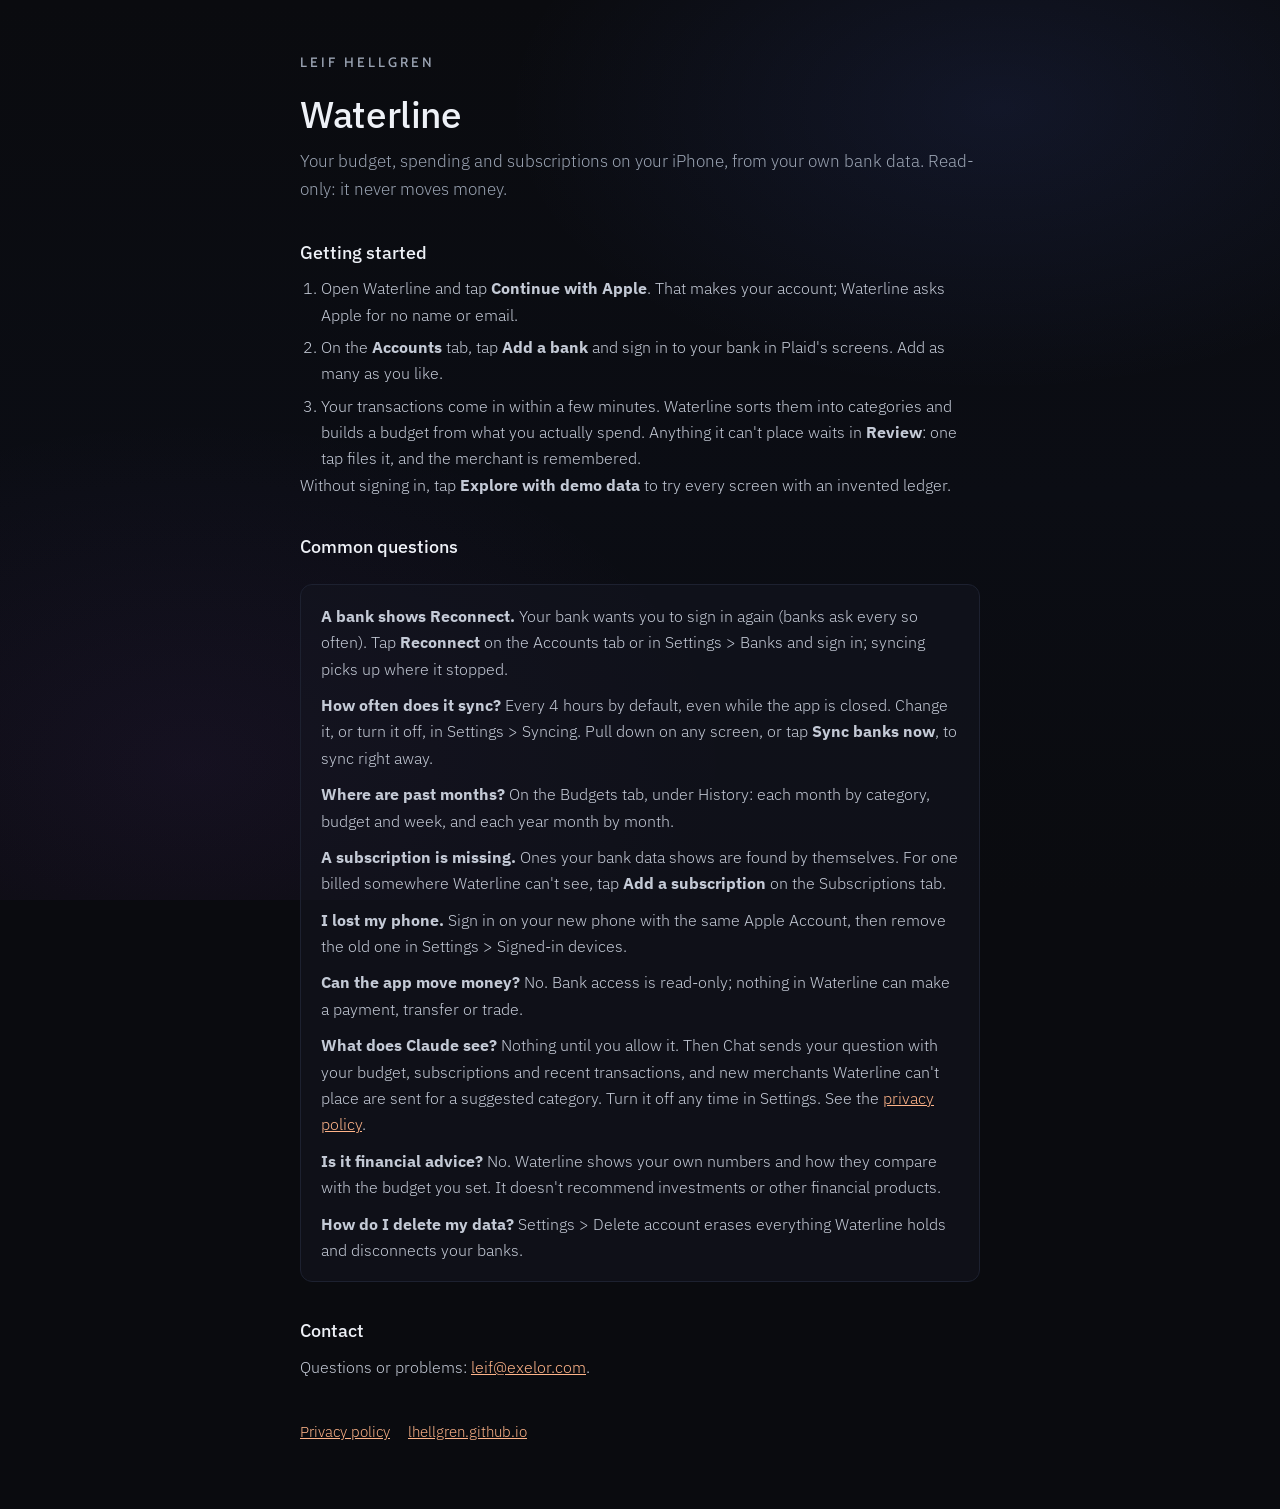
<file: finance-agent/index.html>
<!DOCTYPE html>
<html lang="en">
<head>
<meta charset="UTF-8" />
<meta name="viewport" content="width=device-width, initial-scale=1.0" />
<title>Waterline · Support</title>
<meta name="description" content="Support for Waterline: getting started, reconnecting a bank, syncing, history, and deleting your data." />
<meta name="theme-color" content="#0a0b0f" />
<link rel="canonical" href="https://lhellgren.github.io/finance-agent/" />
<link rel="preconnect" href="https://fonts.googleapis.com" />
<link rel="preconnect" href="https://fonts.gstatic.com" crossorigin />
<link href="https://fonts.googleapis.com/css2?family=IBM+Plex+Sans:wght@300;500&family=IBM+Plex+Mono:wght@400&family=Cabin:wght@500&display=swap" rel="stylesheet" />
<link rel="stylesheet" href="style.css" />
</head>
<body>
<div class="amb"></div>
<main>
  <a class="name" href="/">Leif Hellgren</a>
  <h1>Waterline</h1>
  <p class="lede">Your budget, spending and subscriptions on your iPhone, from your own bank data.
  Read-only: it never moves money.</p>

  <h2>Getting started</h2>
  <ol>
    <li>Open Waterline and tap <b>Continue with Apple</b>. That makes your account; Waterline asks
      Apple for no name or email.</li>
    <li>On the <b>Accounts</b> tab, tap <b>Add a bank</b> and sign in to your bank in Plaid's screens.
      Add as many as you like.</li>
    <li>Your transactions come in within a few minutes. Waterline sorts them into categories and builds
      a budget from what you actually spend. Anything it can't place waits in <b>Review</b>: one tap
      files it, and the merchant is remembered.</li>
  </ol>
  <p>Without signing in, tap <b>Explore with demo data</b> to try every screen with an invented ledger.</p>

  <h2>Common questions</h2>
  <div class="card">
    <p><b>A bank shows Reconnect.</b> Your bank wants you to sign in again (banks ask every so often).
    Tap <b>Reconnect</b> on the Accounts tab or in Settings &gt; Banks and sign in; syncing picks up
    where it stopped.</p>
    <p><b>How often does it sync?</b> Every 4 hours by default, even while the app is closed. Change it,
    or turn it off, in Settings &gt; Syncing. Pull down on any screen, or tap <b>Sync banks now</b>, to
    sync right away.</p>
    <p><b>Where are past months?</b> On the Budgets tab, under History: each month by category, budget
    and week, and each year month by month.</p>
    <p><b>A subscription is missing.</b> Ones your bank data shows are found by themselves. For one
    billed somewhere Waterline can't see, tap <b>Add a subscription</b> on the Subscriptions tab.</p>
    <p><b>I lost my phone.</b> Sign in on your new phone with the same Apple Account, then remove the
    old one in Settings &gt; Signed-in devices.</p>
    <p><b>Can the app move money?</b> No. Bank access is read-only; nothing in Waterline can make a
    payment, transfer or trade.</p>
    <p><b>What does Claude see?</b> Nothing until you allow it. Then Chat sends your question with your
    budget, subscriptions and recent transactions, and new merchants Waterline can't place are sent for
    a suggested category. Turn it off any time in Settings. See the
    <a href="privacy.html">privacy policy</a>.</p>
    <p><b>Is it financial advice?</b> No. Waterline shows your own numbers and how they compare with the
    budget you set. It doesn't recommend investments or other financial products.</p>
    <p><b>How do I delete my data?</b> Settings &gt; Delete account erases everything Waterline holds and
    disconnects your banks.</p>
  </div>

  <h2>Contact</h2>
  <p>Questions or problems: <a href="mailto:leif@exelor.com?subject=Waterline">leif@exelor.com</a>.</p>

  <nav class="links">
    <a href="privacy.html">Privacy policy</a>
    <a href="/">lhellgren.github.io</a>
  </nav>
</main>
</body>
</html>
</file>
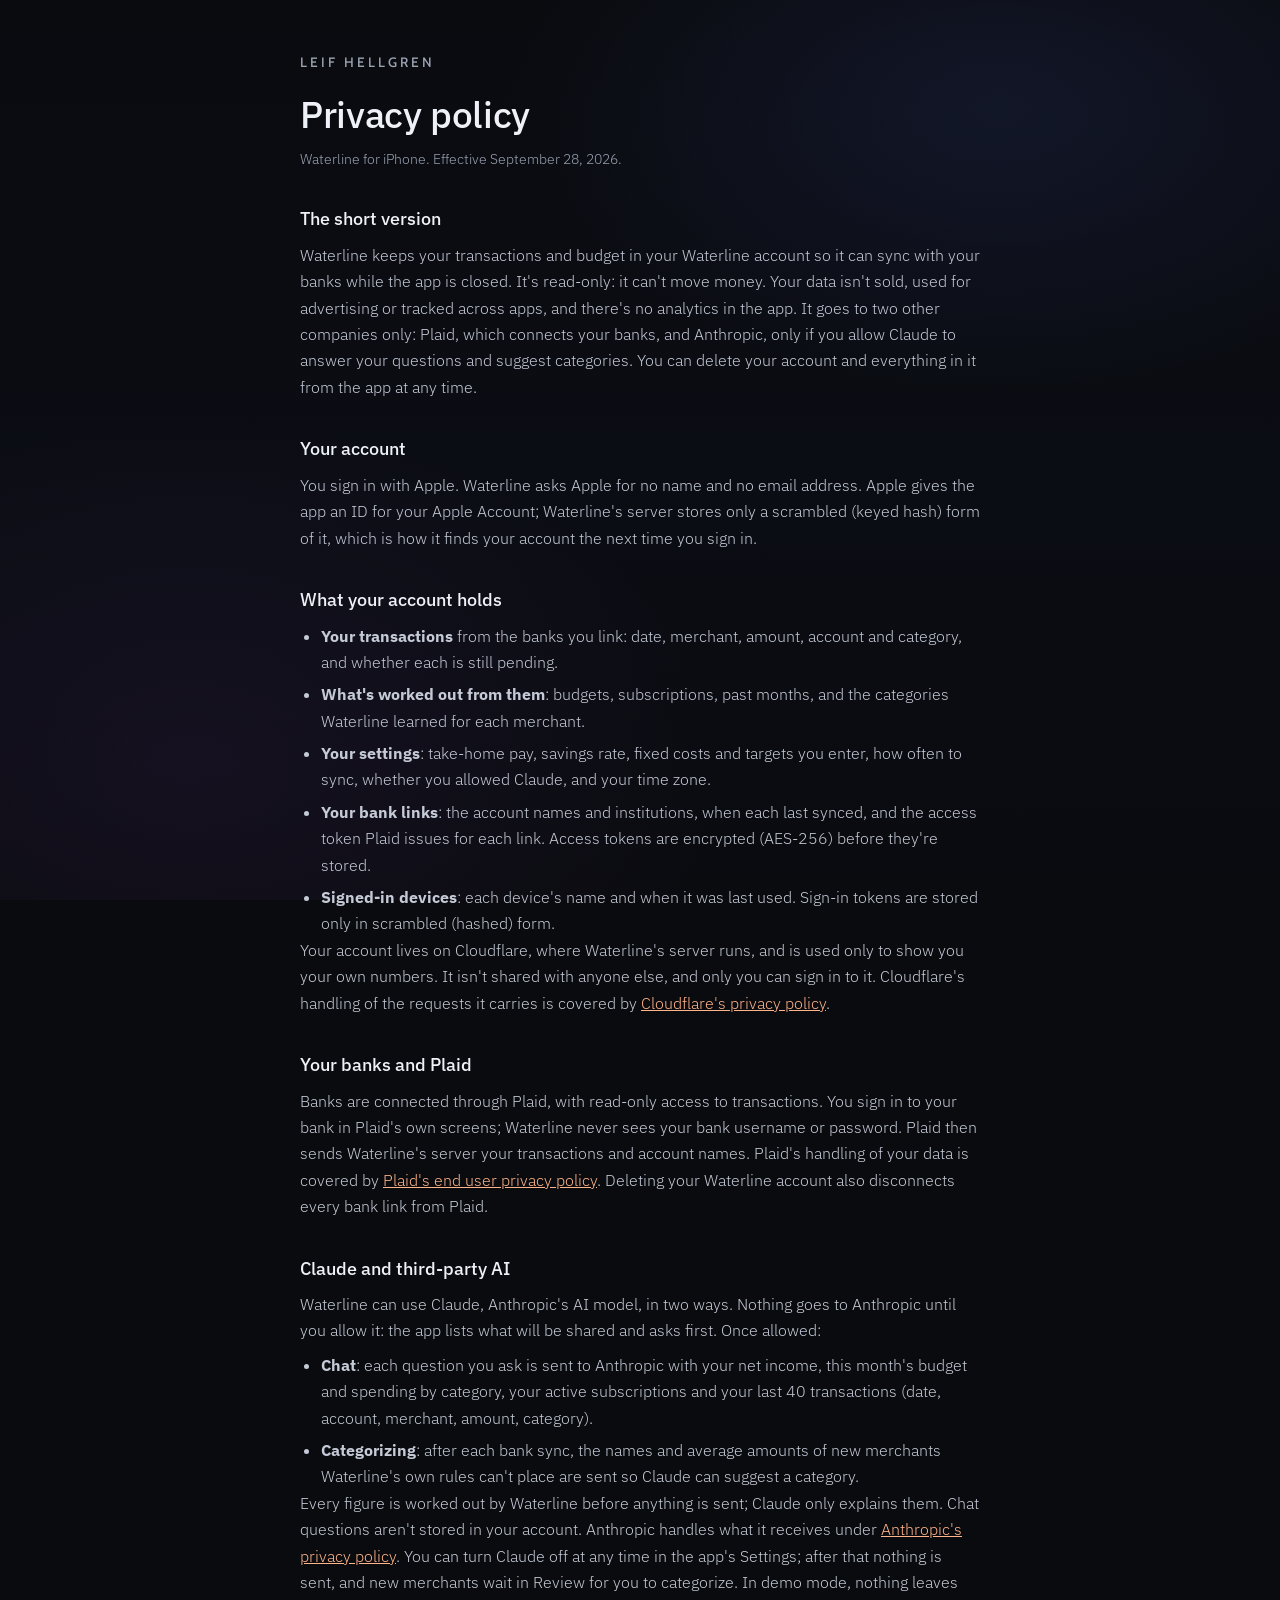
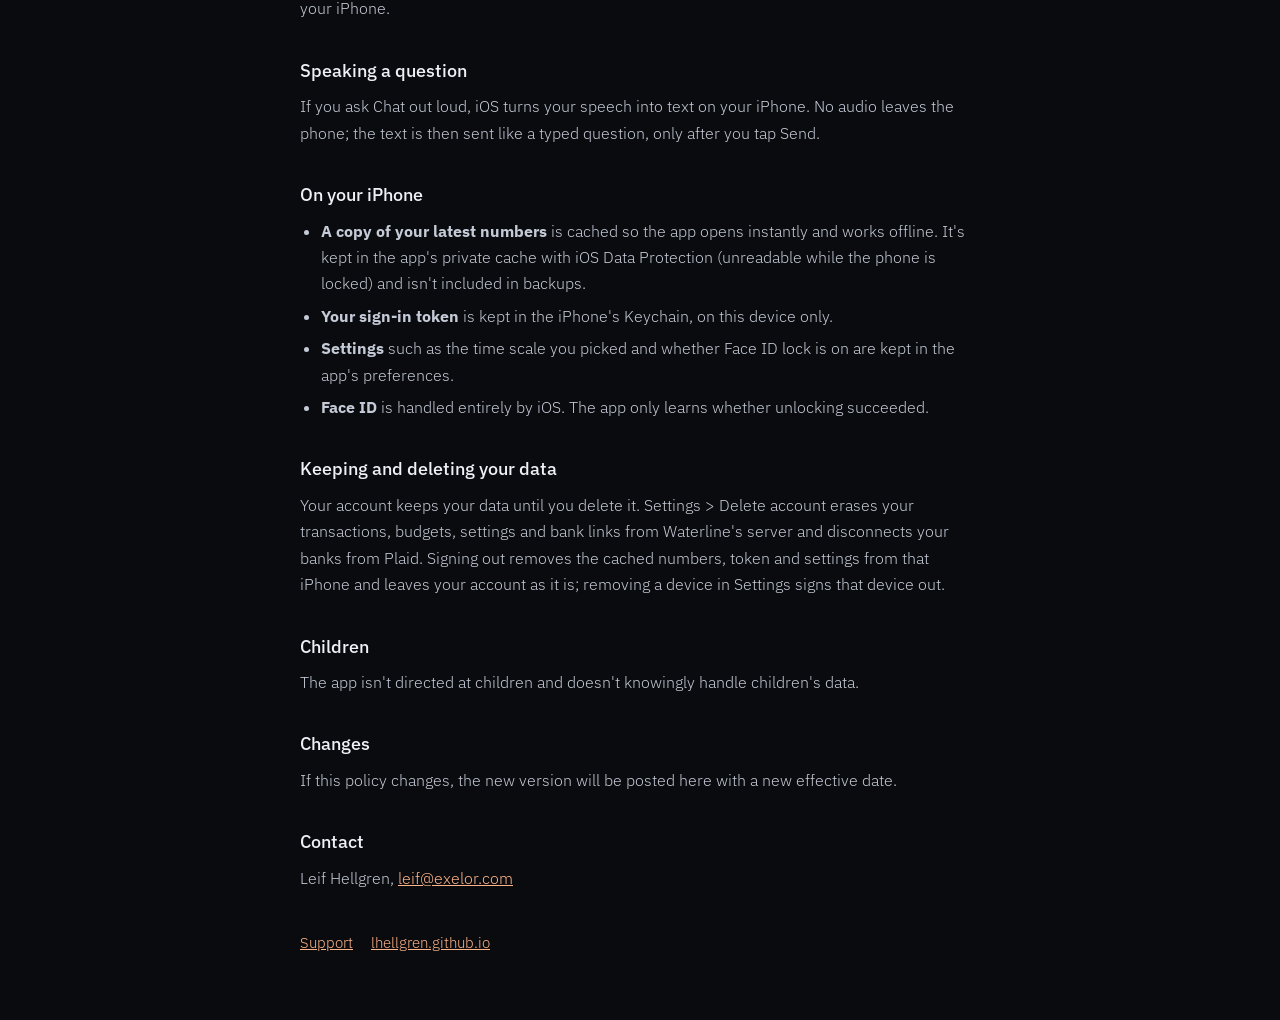
<file: finance-agent/privacy.html>
<!DOCTYPE html>
<html lang="en">
<head>
<meta charset="UTF-8" />
<meta name="viewport" content="width=device-width, initial-scale=1.0" />
<title>Waterline · Privacy policy</title>
<meta name="description" content="What Waterline keeps in your account, who it shares it with (Plaid, and Anthropic only if you allow it), and how to delete it." />
<meta name="theme-color" content="#0a0b0f" />
<link rel="canonical" href="https://lhellgren.github.io/finance-agent/privacy.html" />
<link rel="preconnect" href="https://fonts.googleapis.com" />
<link rel="preconnect" href="https://fonts.gstatic.com" crossorigin />
<link href="https://fonts.googleapis.com/css2?family=IBM+Plex+Sans:wght@300;500&family=IBM+Plex+Mono:wght@400&family=Cabin:wght@500&display=swap" rel="stylesheet" />
<link rel="stylesheet" href="style.css" />
</head>
<body>
<div class="amb"></div>
<main>
  <a class="name" href="/">Leif Hellgren</a>
  <h1>Privacy policy</h1>
  <p class="muted">Waterline for iPhone. Effective September 28, 2026.</p>

  <h2>The short version</h2>
  <p>Waterline keeps your transactions and budget in your Waterline account so it can sync with your
  banks while the app is closed. It's read-only: it can't move money. Your data isn't sold, used for
  advertising or tracked across apps, and there's no analytics in the app. It goes to two other
  companies only: Plaid, which connects your banks, and Anthropic, only if you allow Claude to answer
  your questions and suggest categories. You can delete your account and everything in it from the
  app at any time.</p>

  <h2>Your account</h2>
  <p>You sign in with Apple. Waterline asks Apple for no name and no email address. Apple gives the
  app an ID for your Apple Account; Waterline's server stores only a scrambled (keyed hash) form of
  it, which is how it finds your account the next time you sign in.</p>

  <h2>What your account holds</h2>
  <ul>
    <li><b>Your transactions</b> from the banks you link: date, merchant, amount, account and category,
      and whether each is still pending.</li>
    <li><b>What's worked out from them</b>: budgets, subscriptions, past months, and the categories
      Waterline learned for each merchant.</li>
    <li><b>Your settings</b>: take-home pay, savings rate, fixed costs and targets you enter, how often
      to sync, whether you allowed Claude, and your time zone.</li>
    <li><b>Your bank links</b>: the account names and institutions, when each last synced, and the
      access token Plaid issues for each link. Access tokens are encrypted (AES-256) before they're
      stored.</li>
    <li><b>Signed-in devices</b>: each device's name and when it was last used. Sign-in tokens are
      stored only in scrambled (hashed) form.</li>
  </ul>
  <p>Your account lives on Cloudflare, where Waterline's server runs, and is used only to show you your
  own numbers. It isn't shared with anyone else, and only you can sign in to it. Cloudflare's handling
  of the requests it carries is covered by
  <a href="https://www.cloudflare.com/privacypolicy/">Cloudflare's privacy policy</a>.</p>

  <h2>Your banks and Plaid</h2>
  <p>Banks are connected through Plaid, with read-only access to transactions. You sign in to your bank
  in Plaid's own screens; Waterline never sees your bank username or password. Plaid then sends
  Waterline's server your transactions and account names. Plaid's handling of your data is covered by
  <a href="https://plaid.com/legal/#end-user-privacy-policy">Plaid's end user privacy policy</a>.
  Deleting your Waterline account also disconnects every bank link from Plaid.</p>

  <h2>Claude and third-party AI</h2>
  <p>Waterline can use Claude, Anthropic's AI model, in two ways. Nothing goes to Anthropic until you
  allow it: the app lists what will be shared and asks first. Once allowed:</p>
  <ul>
    <li><b>Chat</b>: each question you ask is sent to Anthropic with your net income, this month's budget
      and spending by category, your active subscriptions and your last 40 transactions (date, account,
      merchant, amount, category).</li>
    <li><b>Categorizing</b>: after each bank sync, the names and average amounts of new merchants
      Waterline's own rules can't place are sent so Claude can suggest a category.</li>
  </ul>
  <p>Every figure is worked out by Waterline before anything is sent; Claude only explains them. Chat
  questions aren't stored in your account. Anthropic handles what it receives under
  <a href="https://www.anthropic.com/legal/privacy">Anthropic's privacy policy</a>. You can turn
  Claude off at any time in the app's Settings; after that nothing is sent, and new merchants wait in
  Review for you to categorize. In demo mode, nothing leaves your iPhone.</p>

  <h2>Speaking a question</h2>
  <p>If you ask Chat out loud, iOS turns your speech into text on your iPhone. No audio leaves the
  phone; the text is then sent like a typed question, only after you tap Send.</p>

  <h2>On your iPhone</h2>
  <ul>
    <li><b>A copy of your latest numbers</b> is cached so the app opens instantly and works offline. It's
      kept in the app's private cache with iOS Data Protection (unreadable while the phone is locked)
      and isn't included in backups.</li>
    <li><b>Your sign-in token</b> is kept in the iPhone's Keychain, on this device only.</li>
    <li><b>Settings</b> such as the time scale you picked and whether Face ID lock is on are kept in the
      app's preferences.</li>
    <li><b>Face ID</b> is handled entirely by iOS. The app only learns whether unlocking succeeded.</li>
  </ul>

  <h2>Keeping and deleting your data</h2>
  <p>Your account keeps your data until you delete it. Settings &gt; Delete account erases your
  transactions, budgets, settings and bank links from Waterline's server and disconnects your banks from
  Plaid. Signing out removes the cached numbers, token and settings from that iPhone and leaves your
  account as it is; removing a device in Settings signs that device out.</p>

  <h2>Children</h2>
  <p>The app isn't directed at children and doesn't knowingly handle children's data.</p>

  <h2>Changes</h2>
  <p>If this policy changes, the new version will be posted here with a new effective date.</p>

  <h2>Contact</h2>
  <p>Leif Hellgren, <a href="mailto:leif@exelor.com?subject=Waterline%20privacy">leif@exelor.com</a></p>

  <nav class="links">
    <a href="./">Support</a>
    <a href="/">lhellgren.github.io</a>
  </nav>
</main>
</body>
</html>
</file>
<file: finance-agent/style.css>
/* Finance Agent support + privacy pages: the site's palette and type, long-form layout. */
:root { --bg:#0a0b0f; --ink:#eef1f7; --ink-dim:#9aa3b2; --ink-body:#c4cad6; --line:#1d2130;
        --accent:#ff8a4c; --accent-soft:#ffb489; }
* { margin:0; padding:0; box-sizing:border-box; }
html { -webkit-text-size-adjust:100%; }
body { min-height:100vh; background:var(--bg); color:var(--ink);
  font-family:"IBM Plex Sans",system-ui,sans-serif; font-weight:300; line-height:1.65;
  -webkit-font-smoothing:antialiased; padding:48px 20px 64px; }
.amb { position:fixed; inset:0; z-index:-1; background:
  radial-gradient(55% 45% at 78% 12%, rgba(88,120,255,0.10), transparent 70%),
  radial-gradient(60% 55% at 15% 85%, rgba(150,80,220,0.08), transparent 70%),
  linear-gradient(180deg,#0a0b0f 0%,#0b0d14 55%,#0a0b0f 100%); }
main { max-width:680px; margin:0 auto; }
.name { font-family:"Gill Sans","Gill Sans MT","Cabin",sans-serif; font-weight:500; text-transform:uppercase;
  letter-spacing:0.22em; font-size:0.85rem; color:var(--ink-dim); text-decoration:none; }
h1 { font-size:clamp(1.7rem,5vw,2.3rem); font-weight:500; letter-spacing:-0.01em; line-height:1.2; margin:18px 0 10px; }
h2 { font-size:1.12rem; font-weight:500; margin:34px 0 8px; }
p, li { color:var(--ink-body); }
p + p { margin-top:10px; }
ul, ol { padding-left:1.3em; margin-top:8px; }
li + li { margin-top:6px; }
.lede { font-size:1.08rem; color:var(--ink-dim); }
.muted { color:var(--ink-dim); font-size:0.9rem; }
a { color:var(--accent-soft); }
a:focus-visible { outline:2px solid var(--accent); outline-offset:3px; border-radius:4px; }
code { font-family:"IBM Plex Mono",ui-monospace,monospace; font-size:0.88em; background:#141722;
  border:1px solid var(--line); border-radius:5px; padding:1px 5px; color:var(--ink); }
.card { border:1px solid var(--line); border-radius:12px; padding:18px 20px; margin-top:22px; background:rgba(20,23,34,0.55); }
nav.links { display:flex; gap:18px; flex-wrap:wrap; margin-top:40px; font-size:0.93rem; }
</file>
